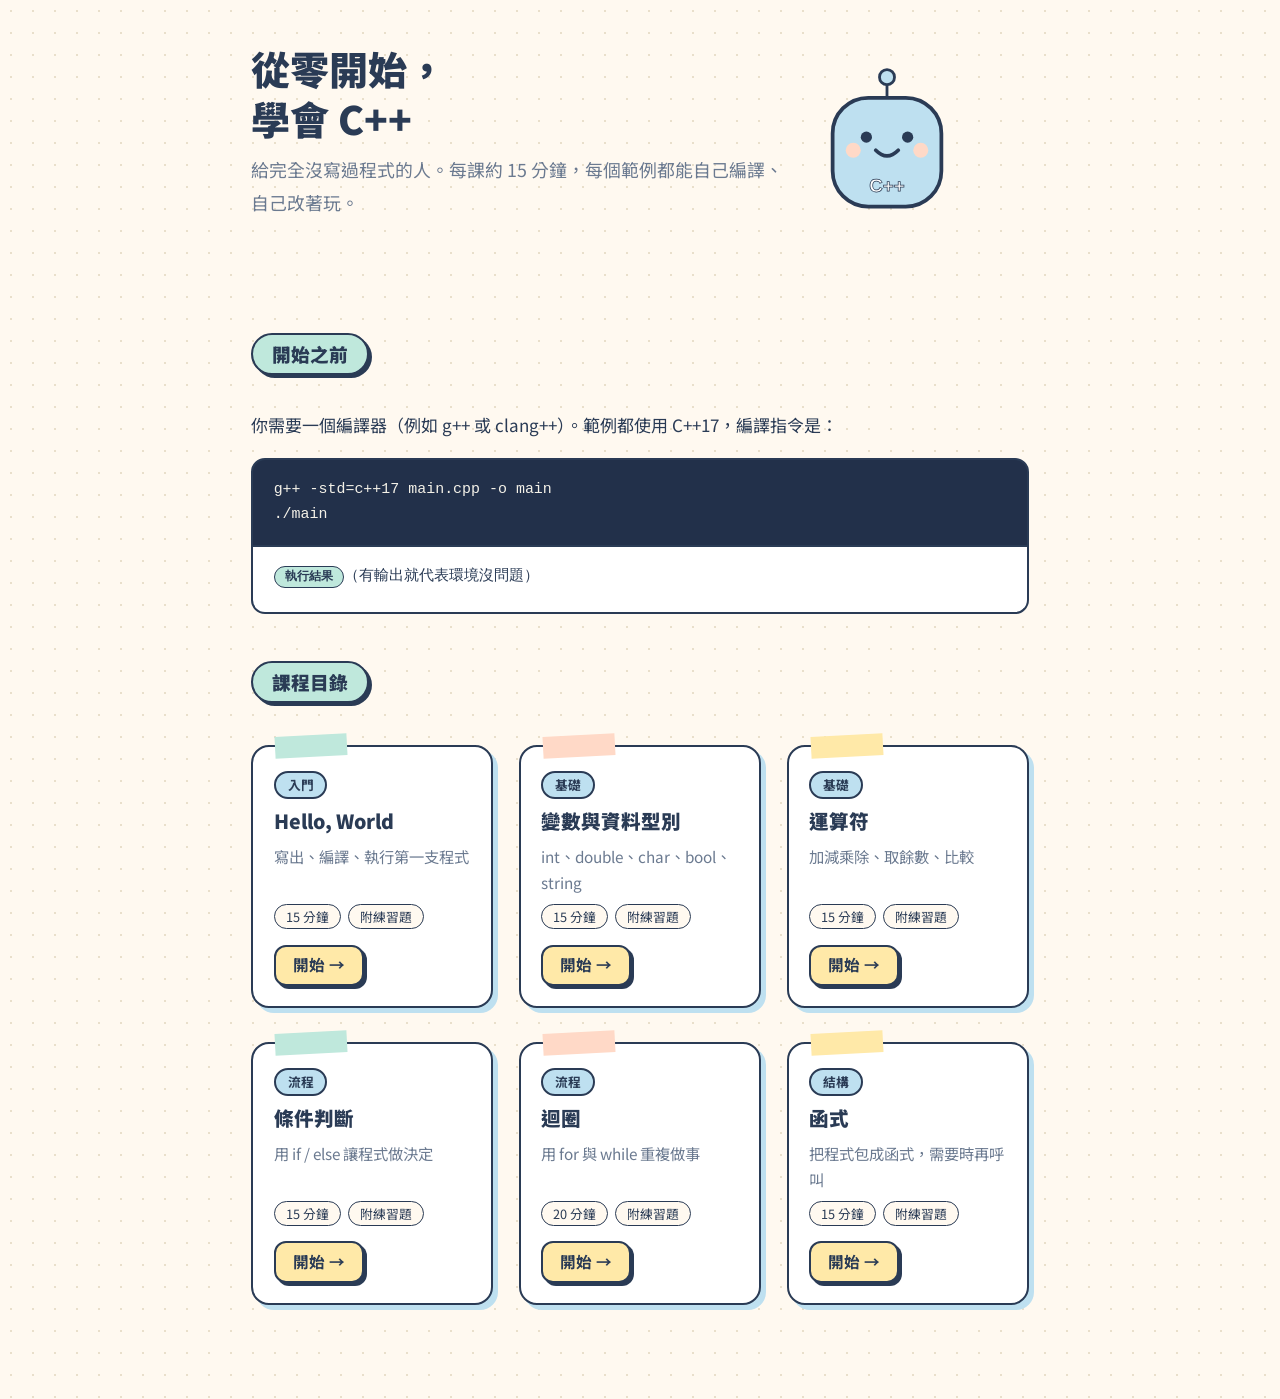
<file: index.html>
<!DOCTYPE html>
<html lang="zh-Hant">
<head>
<meta charset="UTF-8">
<meta name="viewport" content="width=device-width, initial-scale=1">
<title>C++ 入門講義</title>
<link rel="stylesheet" href="assets/css/style.css">
</head>
<body>
<div class="wrap">
  <header class="hero">
    <div>
      <h1>從零開始，<br>學會 C++</h1>
      <p class="goal">給完全沒寫過程式的人。每課約 15 分鐘，每個範例都能自己編譯、自己改著玩。</p>
    </div>
    <svg viewBox="0 0 160 170" role="img" aria-label="C++ 吉祥物"><circle cx="80" cy="14" r="8" fill="#BEE0F0" stroke="#2A3B55" stroke-width="3"/><path d="M80 22v14" stroke="#2A3B55" stroke-width="3"/><rect x="22" y="36" width="116" height="116" rx="38" fill="#BEE0F0" stroke="#2A3B55" stroke-width="4"/><circle cx="58" cy="78" r="6" fill="#2A3B55"/><circle cx="102" cy="78" r="6" fill="#2A3B55"/><circle cx="44" cy="92" r="8" fill="#FFD9C7"/><circle cx="116" cy="92" r="8" fill="#FFD9C7"/><path d="M68 92q12 12 24 0" fill="none" stroke="#2A3B55" stroke-width="4" stroke-linecap="round"/><text x="80" y="136" text-anchor="middle" font-size="20" font-weight="900" fill="#fff" stroke="#2A3B55" stroke-width=".8" font-family="sans-serif">C++</text></svg>
  </header>

  <h2>開始之前</h2>
  <p>你需要一個編譯器（例如 g++ 或 clang++）。範例都使用 C++17，編譯指令是：</p>
  <pre class="code">g++ -std=c++17 main.cpp -o main
./main</pre>
  <pre class="output">（有輸出就代表環境沒問題）</pre>

  <h2>課程目錄</h2>
  <div class="cards">
    <div class="card">
      <span class="tag">入門</span>
      <h3>Hello, World</h3>
      <p>寫出、編譯、執行第一支程式</p>
      <div class="chips"><span>15 分鐘</span><span>附練習題</span></div>
      <a class="btn" href="lessons/01-hello-world.html">開始 →</a>
    </div>
    <div class="card">
      <span class="tag">基礎</span>
      <h3>變數與資料型別</h3>
      <p>int、double、char、bool、string</p>
      <div class="chips"><span>15 分鐘</span><span>附練習題</span></div>
      <a class="btn" href="lessons/02-variables.html">開始 →</a>
    </div>
    <div class="card">
      <span class="tag">基礎</span>
      <h3>運算符</h3>
      <p>加減乘除、取餘數、比較</p>
      <div class="chips"><span>15 分鐘</span><span>附練習題</span></div>
      <a class="btn" href="lessons/03-operators.html">開始 →</a>
    </div>
    <div class="card">
      <span class="tag">流程</span>
      <h3>條件判斷</h3>
      <p>用 if / else 讓程式做決定</p>
      <div class="chips"><span>15 分鐘</span><span>附練習題</span></div>
      <a class="btn" href="lessons/04-conditions.html">開始 →</a>
    </div>
    <div class="card">
      <span class="tag">流程</span>
      <h3>迴圈</h3>
      <p>用 for 與 while 重複做事</p>
      <div class="chips"><span>20 分鐘</span><span>附練習題</span></div>
      <a class="btn" href="lessons/05-loops.html">開始 →</a>
    </div>
        <div class="card">
      <span class="tag">結構</span>
      <h3>函式</h3>
      <p>把程式包成函式，需要時再呼叫</p>
      <div class="chips"><span>15 分鐘</span><span>附練習題</span></div>
      <a class="btn" href="lessons/06-functions.html">開始 →</a>
    </div>
  </div>
</div>
</body>
</html>
</file>
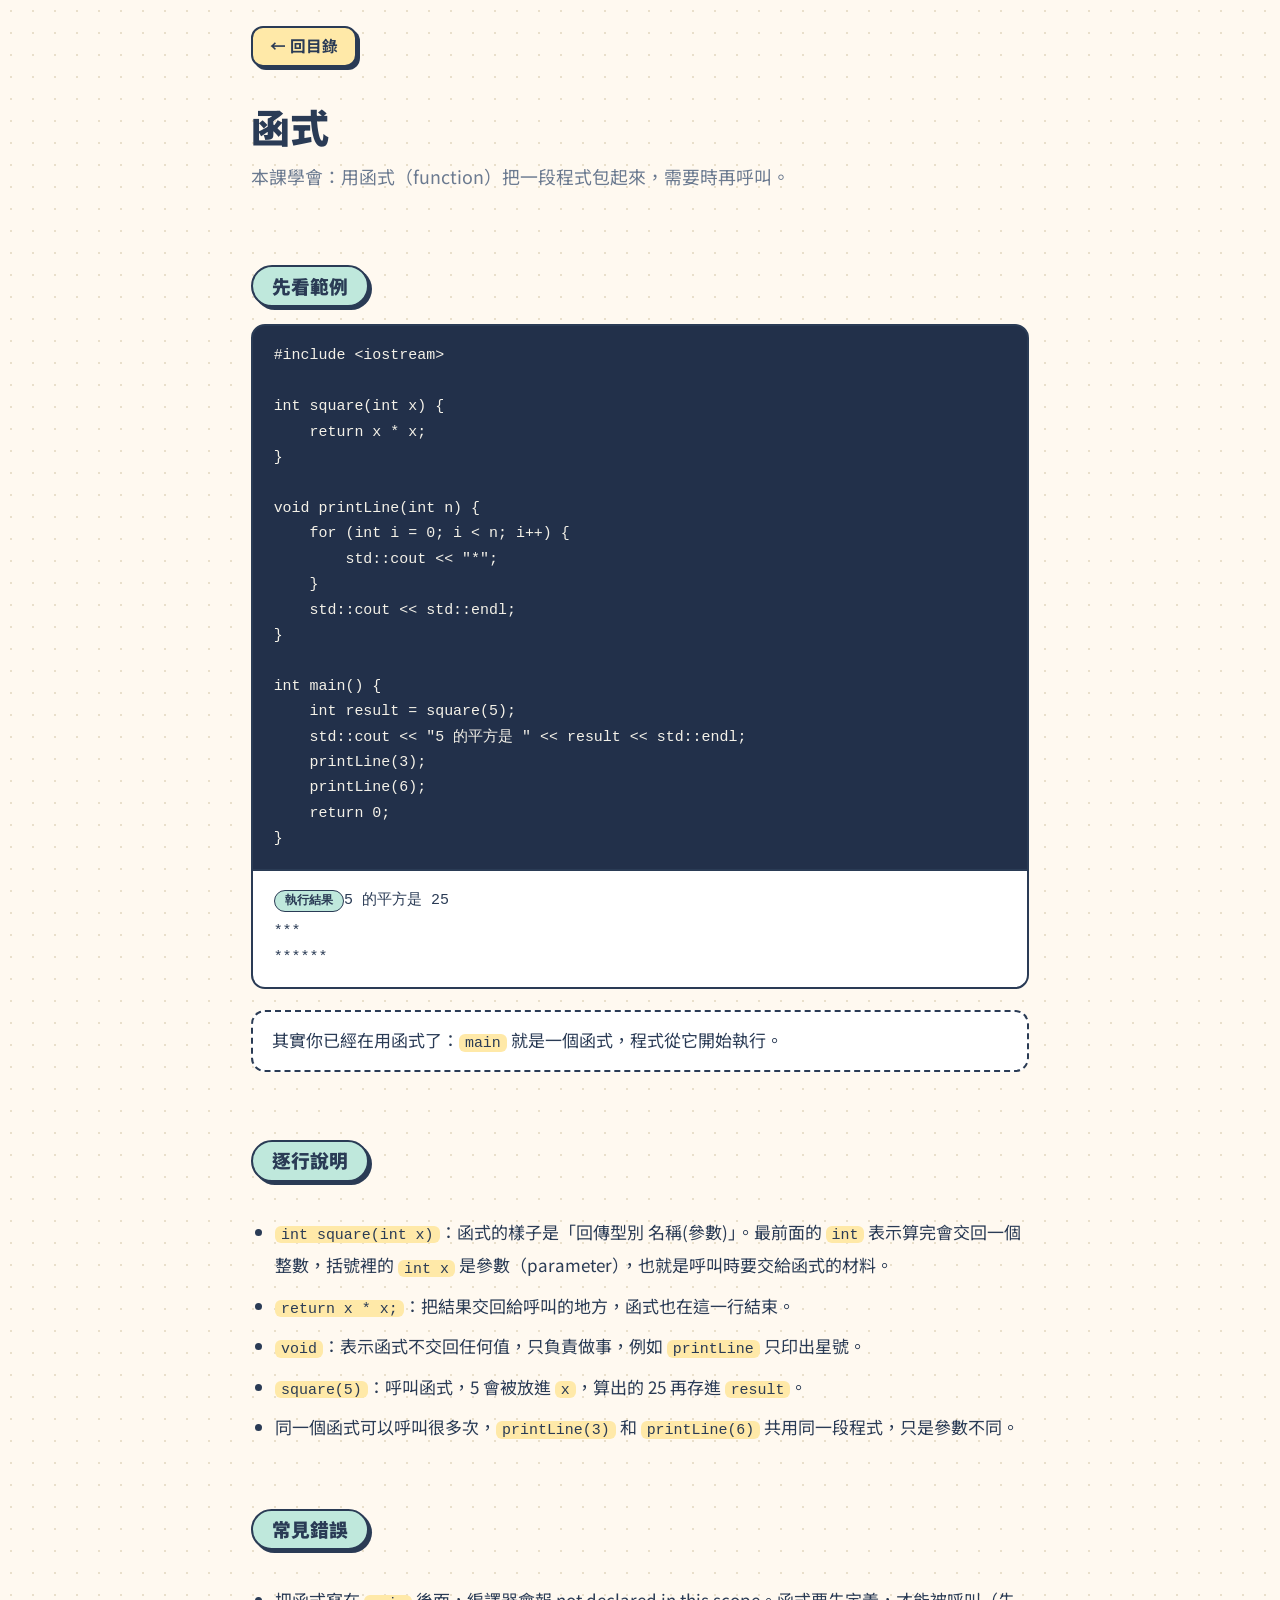
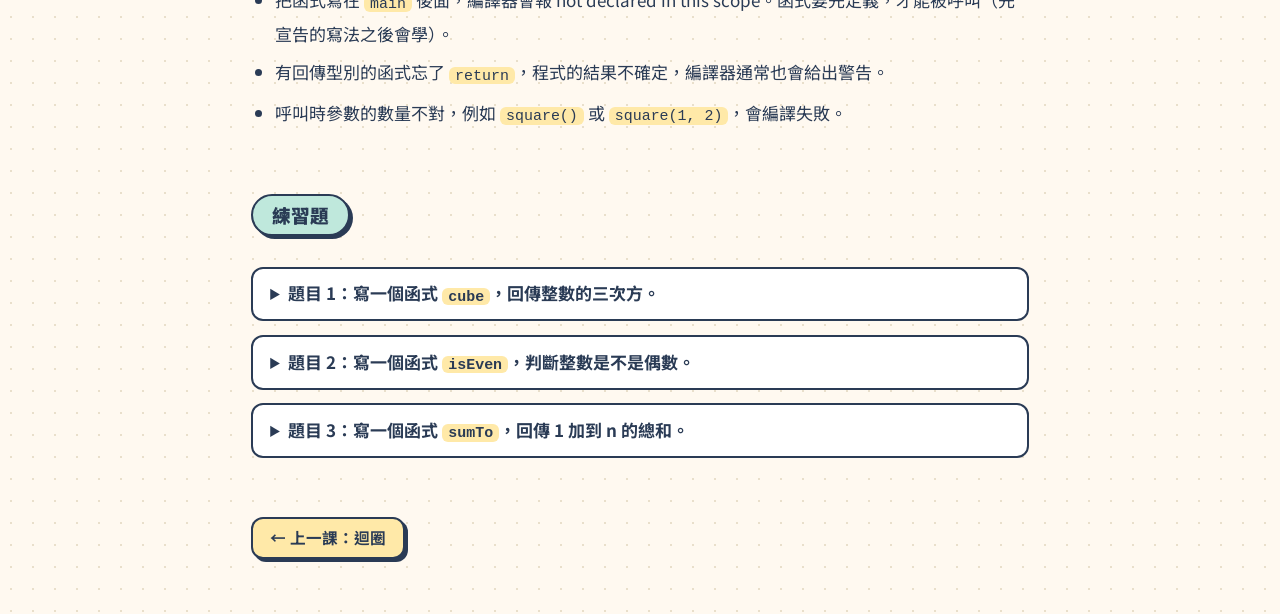
<file: 06-functions.html>
<!DOCTYPE html>
<html lang="zh-Hant">
<head>
<meta charset="UTF-8">
<meta name="viewport" content="width=device-width, initial-scale=1">
<title>函式｜C++ 入門講義</title>
<link rel="stylesheet" href="../assets/css/style.css">
</head>
<body>
<div class="wrap">
  <nav class="topnav"><a href="../index.html">← 回目錄</a></nav>

  <h1>函式</h1>
  <p class="goal">本課學會：用函式（function）把一段程式包起來，需要時再呼叫。</p>

  <h2>先看範例</h2>
  <pre class="code">#include &lt;iostream&gt;

int square(int x) {
    return x * x;
}

void printLine(int n) {
    for (int i = 0; i &lt; n; i++) {
        std::cout &lt;&lt; &quot;*&quot;;
    }
    std::cout &lt;&lt; std::endl;
}

int main() {
    int result = square(5);
    std::cout &lt;&lt; &quot;5 的平方是 &quot; &lt;&lt; result &lt;&lt; std::endl;
    printLine(3);
    printLine(6);
    return 0;
}</pre>
  <pre class="output">5 的平方是 25
***
******</pre>
  <div class="note">其實你已經在用函式了：<code>main</code> 就是一個函式，程式從它開始執行。</div>

  <h2>逐行說明</h2>
  <ul>
    <li><code>int square(int x)</code>：函式的樣子是「回傳型別 名稱(參數)」。最前面的 <code>int</code> 表示算完會交回一個整數，括號裡的 <code>int x</code> 是參數（parameter），也就是呼叫時要交給函式的材料。</li>
    <li><code>return x * x;</code>：把結果交回給呼叫的地方，函式也在這一行結束。</li>
    <li><code>void</code>：表示函式不交回任何值，只負責做事，例如 <code>printLine</code> 只印出星號。</li>
    <li><code>square(5)</code>：呼叫函式，5 會被放進 <code>x</code>，算出的 25 再存進 <code>result</code>。</li>
    <li>同一個函式可以呼叫很多次，<code>printLine(3)</code> 和 <code>printLine(6)</code> 共用同一段程式，只是參數不同。</li>
  </ul>

  <h2>常見錯誤</h2>
  <ul>
    <li>把函式寫在 <code>main</code> 後面，編譯器會報 not declared in this scope。函式要先定義，才能被呼叫（先宣告的寫法之後會學）。</li>
    <li>有回傳型別的函式忘了 <code>return</code>，程式的結果不確定，編譯器通常也會給出警告。</li>
    <li>呼叫時參數的數量不對，例如 <code>square()</code> 或 <code>square(1, 2)</code>，會編譯失敗。</li>
  </ul>

  <h2>練習題</h2>
  <details><summary>題目 1：寫一個函式 <code>cube</code>，回傳整數的三次方。</summary><p><code>int cube(int x) { return x * x * x; }</code>，呼叫 <code>cube(3)</code> 得到 27。</p></details>
  <details><summary>題目 2：寫一個函式 <code>isEven</code>，判斷整數是不是偶數。</summary><p><code>bool isEven(int n) { return n % 2 == 0; }</code>。<code>bool</code> 函式回傳 true 或 false，印出時顯示 1 或 0。</p></details>
  <details><summary>題目 3：寫一個函式 <code>sumTo</code>，回傳 1 加到 n 的總和。</summary><p>在函式裡仿照上一課的迴圈：<code>int sum = 0; for (int i = 1; i &lt;= n; i++) { sum += i; } return sum;</code>。<code>sumTo(10)</code> 得到 55。</p></details>

  <div class="pager">
    <a href="05-loops.html">← 上一課：迴圈</a>
    <span></span>
  </div>
</div>
</body>
</html>
</file>
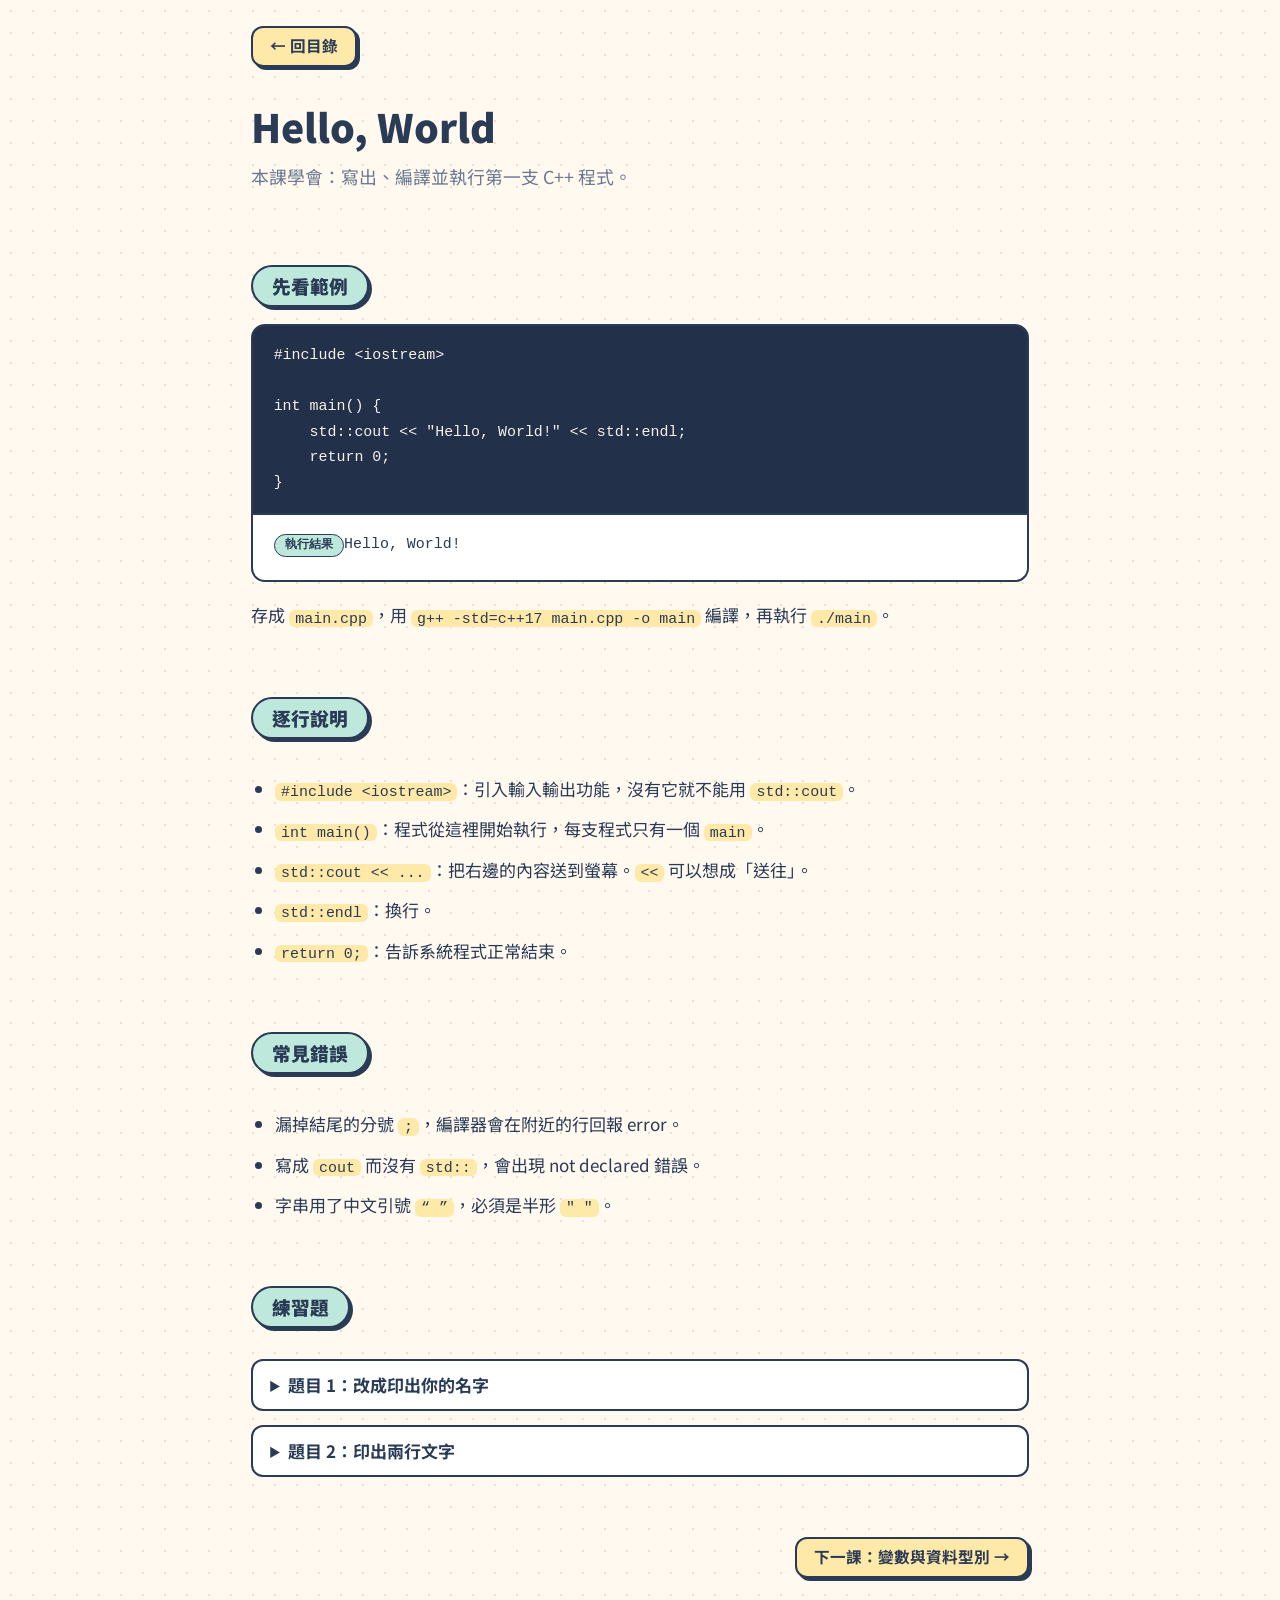
<file: lessons/01-hello-world.html>
<!DOCTYPE html>
<html lang="zh-Hant">
<head>
<meta charset="UTF-8">
<meta name="viewport" content="width=device-width, initial-scale=1">
<title>Hello, World｜C++ 入門講義</title>
<link rel="stylesheet" href="../assets/css/style.css">
</head>
<body>
<div class="wrap">
  <nav class="topnav"><a href="../index.html">← 回目錄</a></nav>

  <h1>Hello, World</h1>
  <p class="goal">本課學會：寫出、編譯並執行第一支 C++ 程式。</p>

  <h2>先看範例</h2>
  <pre class="code">#include &lt;iostream&gt;

int main() {
    std::cout &lt;&lt; "Hello, World!" &lt;&lt; std::endl;
    return 0;
}</pre>
  <pre class="output">Hello, World!</pre>
  <p>存成 <code>main.cpp</code>，用 <code>g++ -std=c++17 main.cpp -o main</code> 編譯，再執行 <code>./main</code>。</p>

  <h2>逐行說明</h2>
  <ul>
    <li><code>#include &lt;iostream&gt;</code>：引入輸入輸出功能，沒有它就不能用 <code>std::cout</code>。</li>
    <li><code>int main()</code>：程式從這裡開始執行，每支程式只有一個 <code>main</code>。</li>
    <li><code>std::cout &lt;&lt; ...</code>：把右邊的內容送到螢幕。<code>&lt;&lt;</code> 可以想成「送往」。</li>
    <li><code>std::endl</code>：換行。</li>
    <li><code>return 0;</code>：告訴系統程式正常結束。</li>
  </ul>

  <h2>常見錯誤</h2>
  <ul>
    <li>漏掉結尾的分號 <code>;</code>，編譯器會在附近的行回報 error。</li>
    <li>寫成 <code>cout</code> 而沒有 <code>std::</code>，會出現 not declared 錯誤。</li>
    <li>字串用了中文引號 <code>“ ”</code>，必須是半形 <code>" "</code>。</li>
  </ul>

  <h2>練習題</h2>
  <details><summary>題目 1：改成印出你的名字</summary><p>把 <code>"Hello, World!"</code> 換成 <code>"我是小明"</code> 即可。</p></details>
  <details><summary>題目 2：印出兩行文字</summary><p>連續寫兩個 <code>std::cout</code> 敘述，各自以 <code>std::endl</code> 結尾。</p></details>

  <div class="pager">
    <span></span>
    <a href="02-variables.html">下一課：變數與資料型別 →</a>
  </div>
</div>
</body>
</html>
</file>
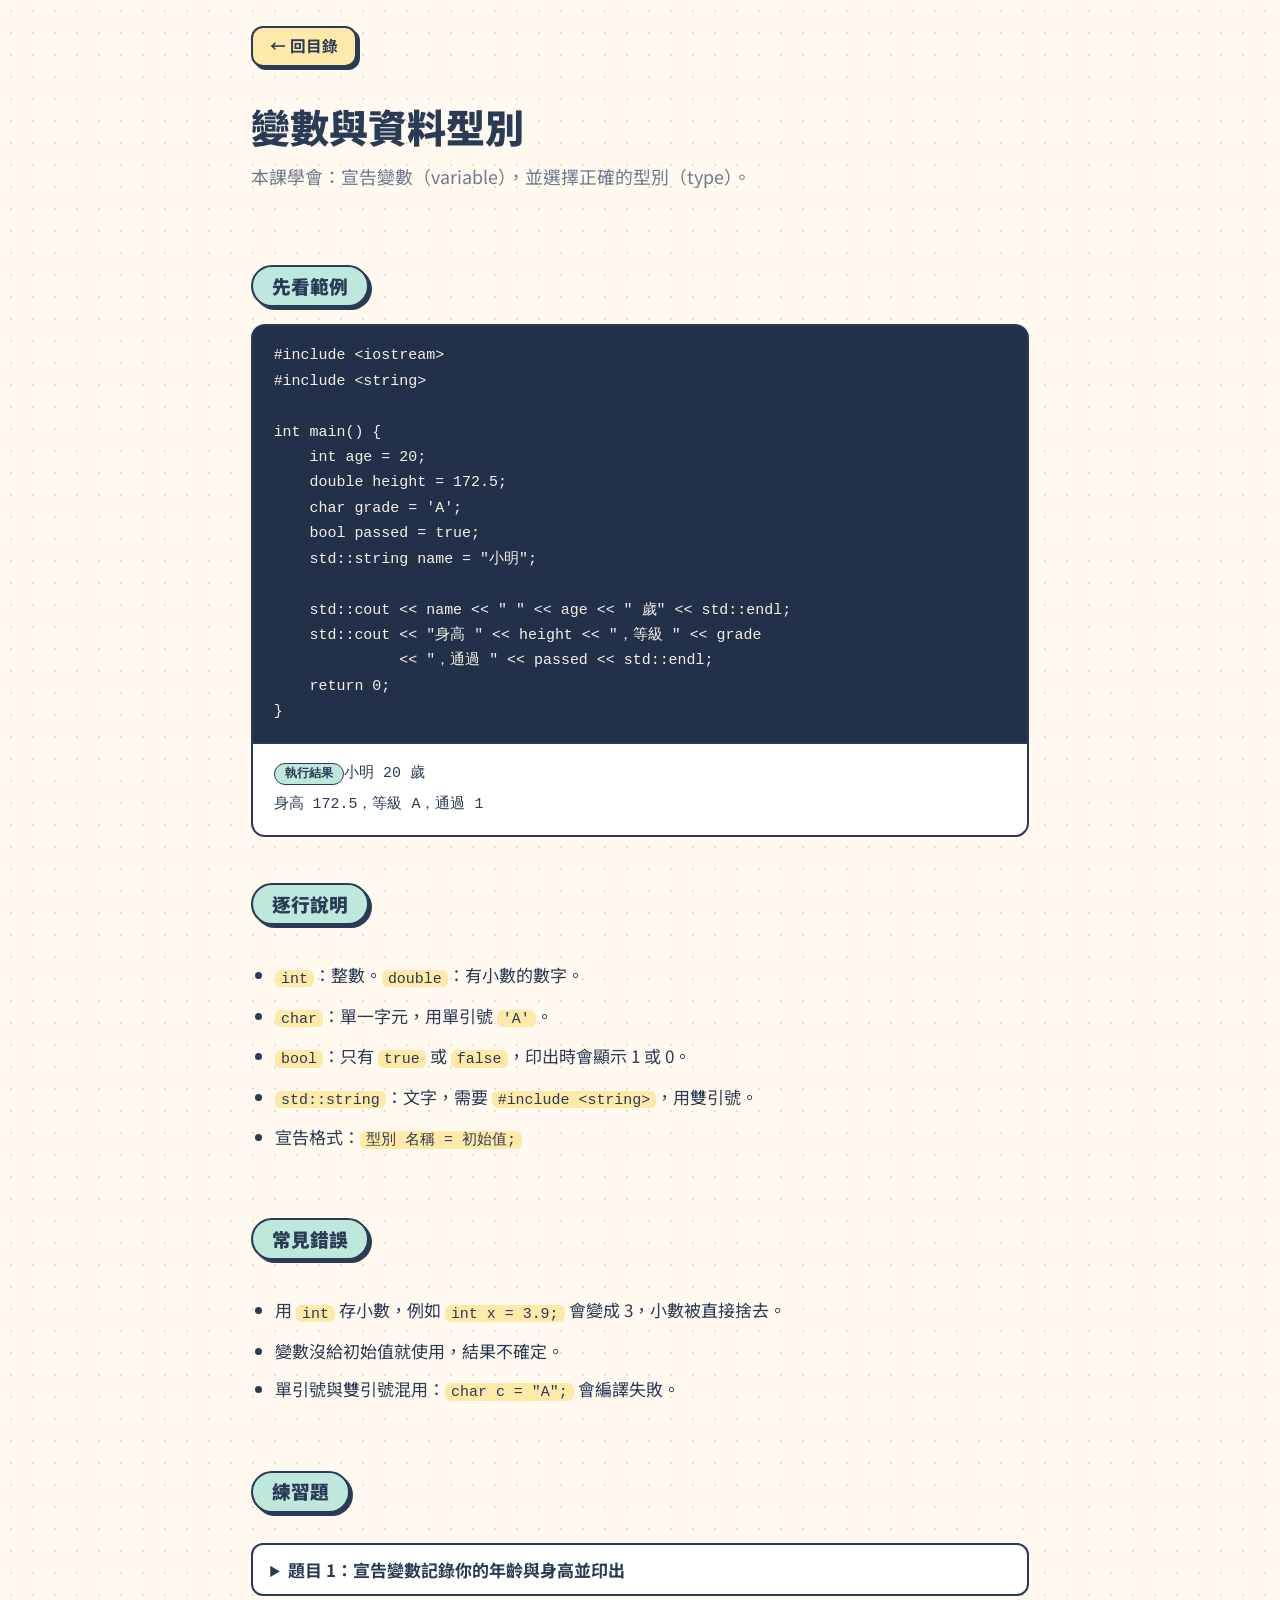
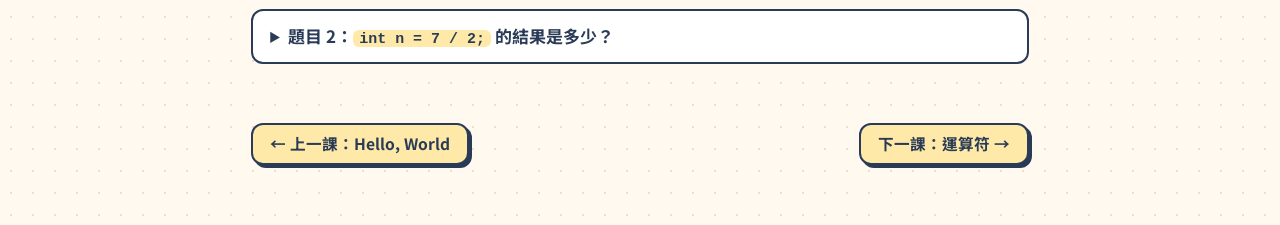
<file: lessons/02-variables.html>
<!DOCTYPE html>
<html lang="zh-Hant">
<head>
<meta charset="UTF-8">
<meta name="viewport" content="width=device-width, initial-scale=1">
<title>變數與資料型別｜C++ 入門講義</title>
<link rel="stylesheet" href="../assets/css/style.css">
</head>
<body>
<div class="wrap">
  <nav class="topnav"><a href="../index.html">← 回目錄</a></nav>

  <h1>變數與資料型別</h1>
  <p class="goal">本課學會：宣告變數（variable），並選擇正確的型別（type）。</p>

  <h2>先看範例</h2>
  <pre class="code">#include &lt;iostream&gt;
#include &lt;string&gt;

int main() {
    int age = 20;
    double height = 172.5;
    char grade = 'A';
    bool passed = true;
    std::string name = "小明";

    std::cout &lt;&lt; name &lt;&lt; " " &lt;&lt; age &lt;&lt; " 歲" &lt;&lt; std::endl;
    std::cout &lt;&lt; "身高 " &lt;&lt; height &lt;&lt; "，等級 " &lt;&lt; grade
              &lt;&lt; "，通過 " &lt;&lt; passed &lt;&lt; std::endl;
    return 0;
}</pre>
  <pre class="output">小明 20 歲
身高 172.5，等級 A，通過 1</pre>

  <h2>逐行說明</h2>
  <ul>
    <li><code>int</code>：整數。<code>double</code>：有小數的數字。</li>
    <li><code>char</code>：單一字元，用單引號 <code>'A'</code>。</li>
    <li><code>bool</code>：只有 <code>true</code> 或 <code>false</code>，印出時會顯示 1 或 0。</li>
    <li><code>std::string</code>：文字，需要 <code>#include &lt;string&gt;</code>，用雙引號。</li>
    <li>宣告格式：<code>型別 名稱 = 初始值;</code></li>
  </ul>

  <h2>常見錯誤</h2>
  <ul>
    <li>用 <code>int</code> 存小數，例如 <code>int x = 3.9;</code> 會變成 3，小數被直接捨去。</li>
    <li>變數沒給初始值就使用，結果不確定。</li>
    <li>單引號與雙引號混用：<code>char c = "A";</code> 會編譯失敗。</li>
  </ul>

  <h2>練習題</h2>
  <details><summary>題目 1：宣告變數記錄你的年齡與身高並印出</summary><p>年齡用 <code>int</code>，身高用 <code>double</code>，再用 <code>std::cout</code> 印出。</p></details>
  <details><summary>題目 2：<code>int n = 7 / 2;</code> 的結果是多少？</summary><p>3。整數除整數，小數會被捨去。（運算符會在下一個單元教）</p></details>

  <div class="pager">
    <a href="01-hello-world.html">← 上一課：Hello, World</a>
    <a href="03-operators.html">下一課：運算符 →</a>
  </div>
</div>
</body>
</html>
</file>
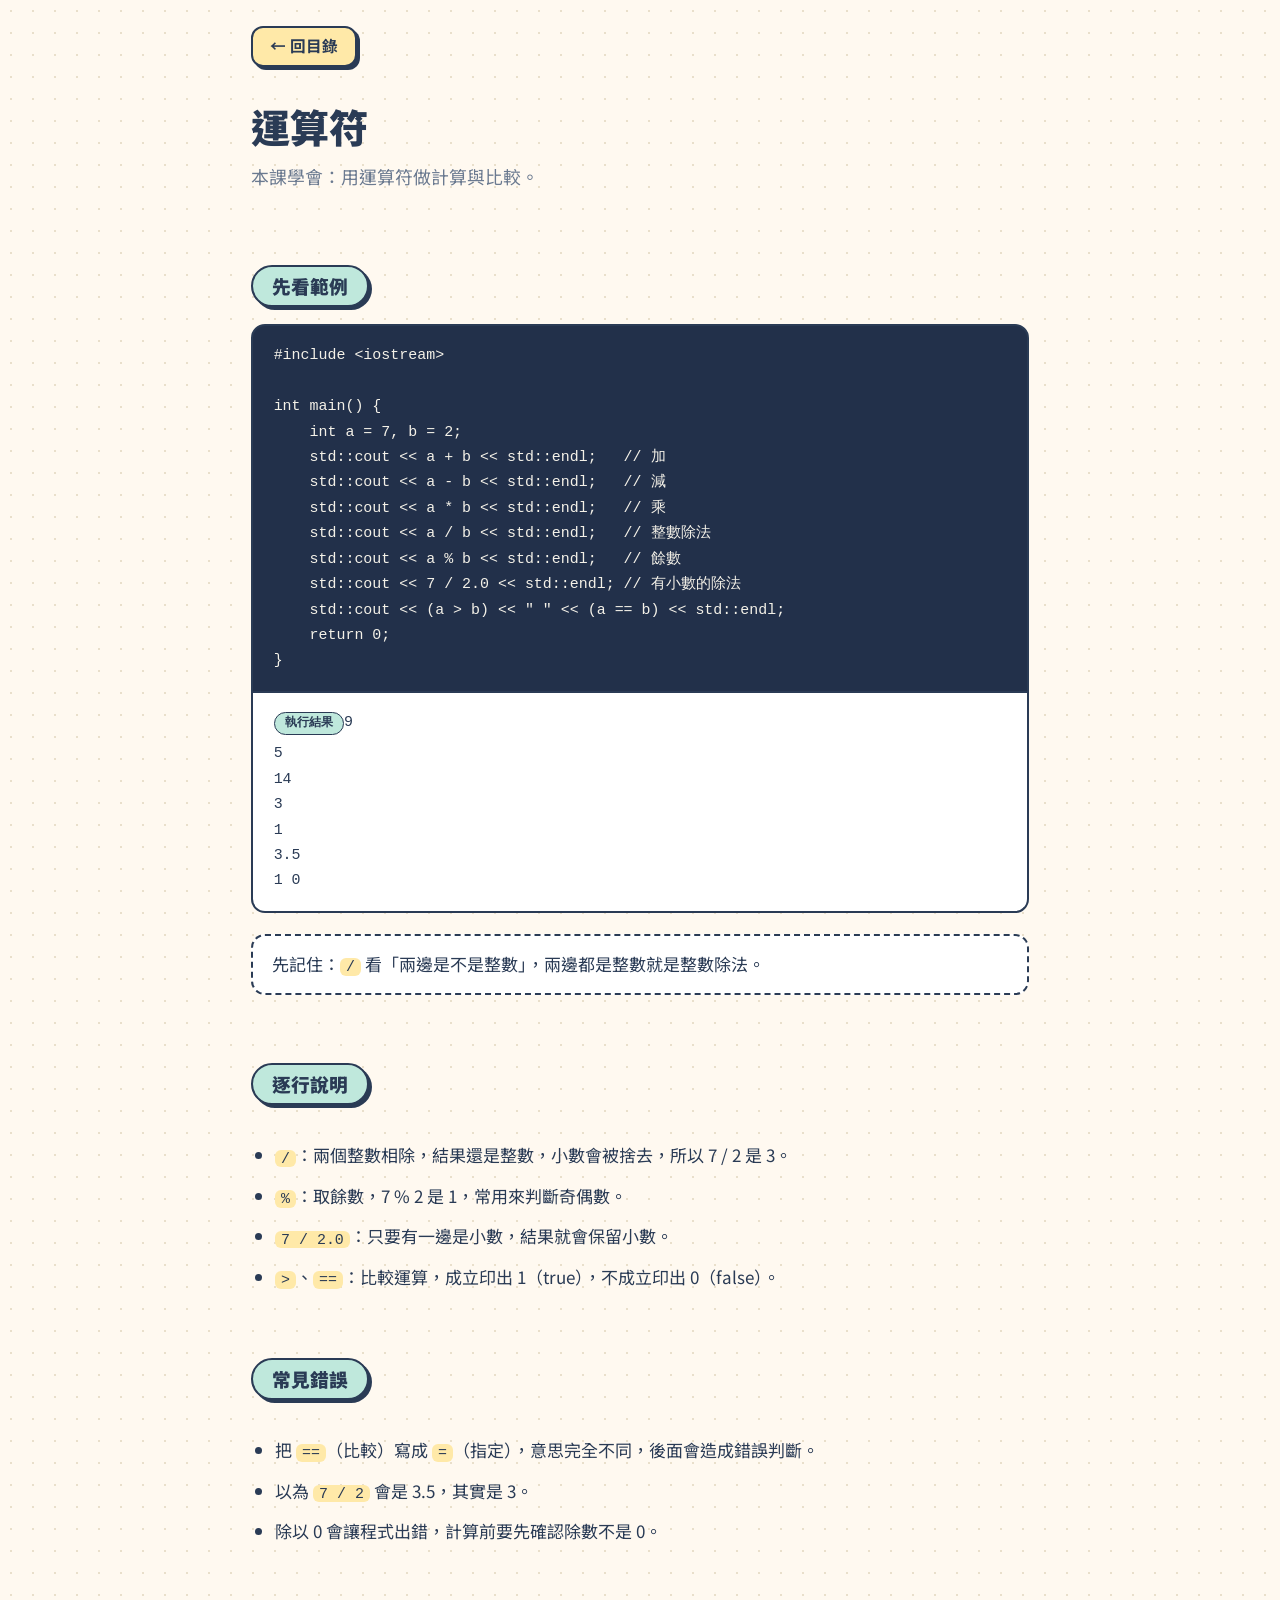
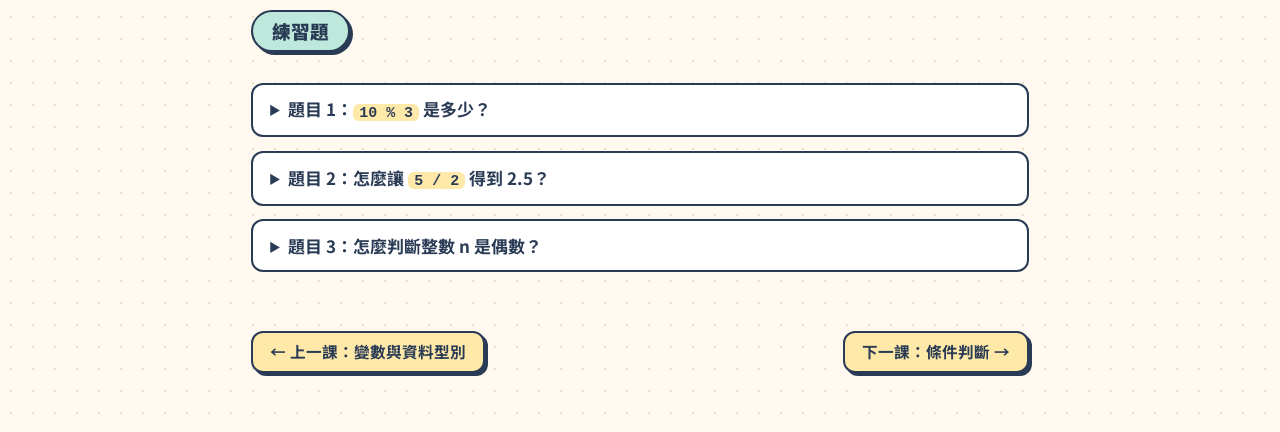
<file: lessons/03-operators.html>
<!DOCTYPE html>
<html lang="zh-Hant">
<head>
<meta charset="UTF-8">
<meta name="viewport" content="width=device-width, initial-scale=1">
<title>運算符｜C++ 入門講義</title>
<link rel="stylesheet" href="../assets/css/style.css">
</head>
<body>
<div class="wrap">
  <nav class="topnav"><a href="../index.html">← 回目錄</a></nav>

  <h1>運算符</h1>
  <p class="goal">本課學會：用運算符做計算與比較。</p>

  <h2>先看範例</h2>
  <pre class="code">#include &lt;iostream&gt;

int main() {
    int a = 7, b = 2;
    std::cout &lt;&lt; a + b &lt;&lt; std::endl;   // 加
    std::cout &lt;&lt; a - b &lt;&lt; std::endl;   // 減
    std::cout &lt;&lt; a * b &lt;&lt; std::endl;   // 乘
    std::cout &lt;&lt; a / b &lt;&lt; std::endl;   // 整數除法
    std::cout &lt;&lt; a % b &lt;&lt; std::endl;   // 餘數
    std::cout &lt;&lt; 7 / 2.0 &lt;&lt; std::endl; // 有小數的除法
    std::cout &lt;&lt; (a &gt; b) &lt;&lt; &quot; &quot; &lt;&lt; (a == b) &lt;&lt; std::endl;
    return 0;
}</pre>
  <pre class="output">9
5
14
3
1
3.5
1 0</pre>
  <div class="note">先記住：<code>/</code> 看「兩邊是不是整數」，兩邊都是整數就是整數除法。</div>

  <h2>逐行說明</h2>
  <ul>
    <li><code>/</code>：兩個整數相除，結果還是整數，小數會被捨去，所以 7 / 2 是 3。</li>
    <li><code>%</code>：取餘數，7 % 2 是 1，常用來判斷奇偶數。</li>
    <li><code>7 / 2.0</code>：只要有一邊是小數，結果就會保留小數。</li>
    <li><code>&gt;</code>、<code>==</code>：比較運算，成立印出 1（true），不成立印出 0（false）。</li>
  </ul>

  <h2>常見錯誤</h2>
  <ul>
    <li>把 <code>==</code>（比較）寫成 <code>=</code>（指定），意思完全不同，後面會造成錯誤判斷。</li>
    <li>以為 <code>7 / 2</code> 會是 3.5，其實是 3。</li>
    <li>除以 0 會讓程式出錯，計算前要先確認除數不是 0。</li>
  </ul>

  <h2>練習題</h2>
  <details><summary>題目 1：<code>10 % 3</code> 是多少？</summary><p>1。10 除以 3 商 3 餘 1。</p></details>
  <details><summary>題目 2：怎麼讓 <code>5 / 2</code> 得到 2.5？</summary><p>改成 <code>5 / 2.0</code> 或 <code>5.0 / 2</code>。</p></details>
  <details><summary>題目 3：怎麼判斷整數 n 是偶數？</summary><p><code>n % 2 == 0</code> 成立就是偶數。</p></details>

  <div class="pager">
    <a href="02-variables.html">← 上一課：變數與資料型別</a>
    <a href="04-conditions.html">下一課：條件判斷 →</a>
  </div>
</div>
</body>
</html>
</file>
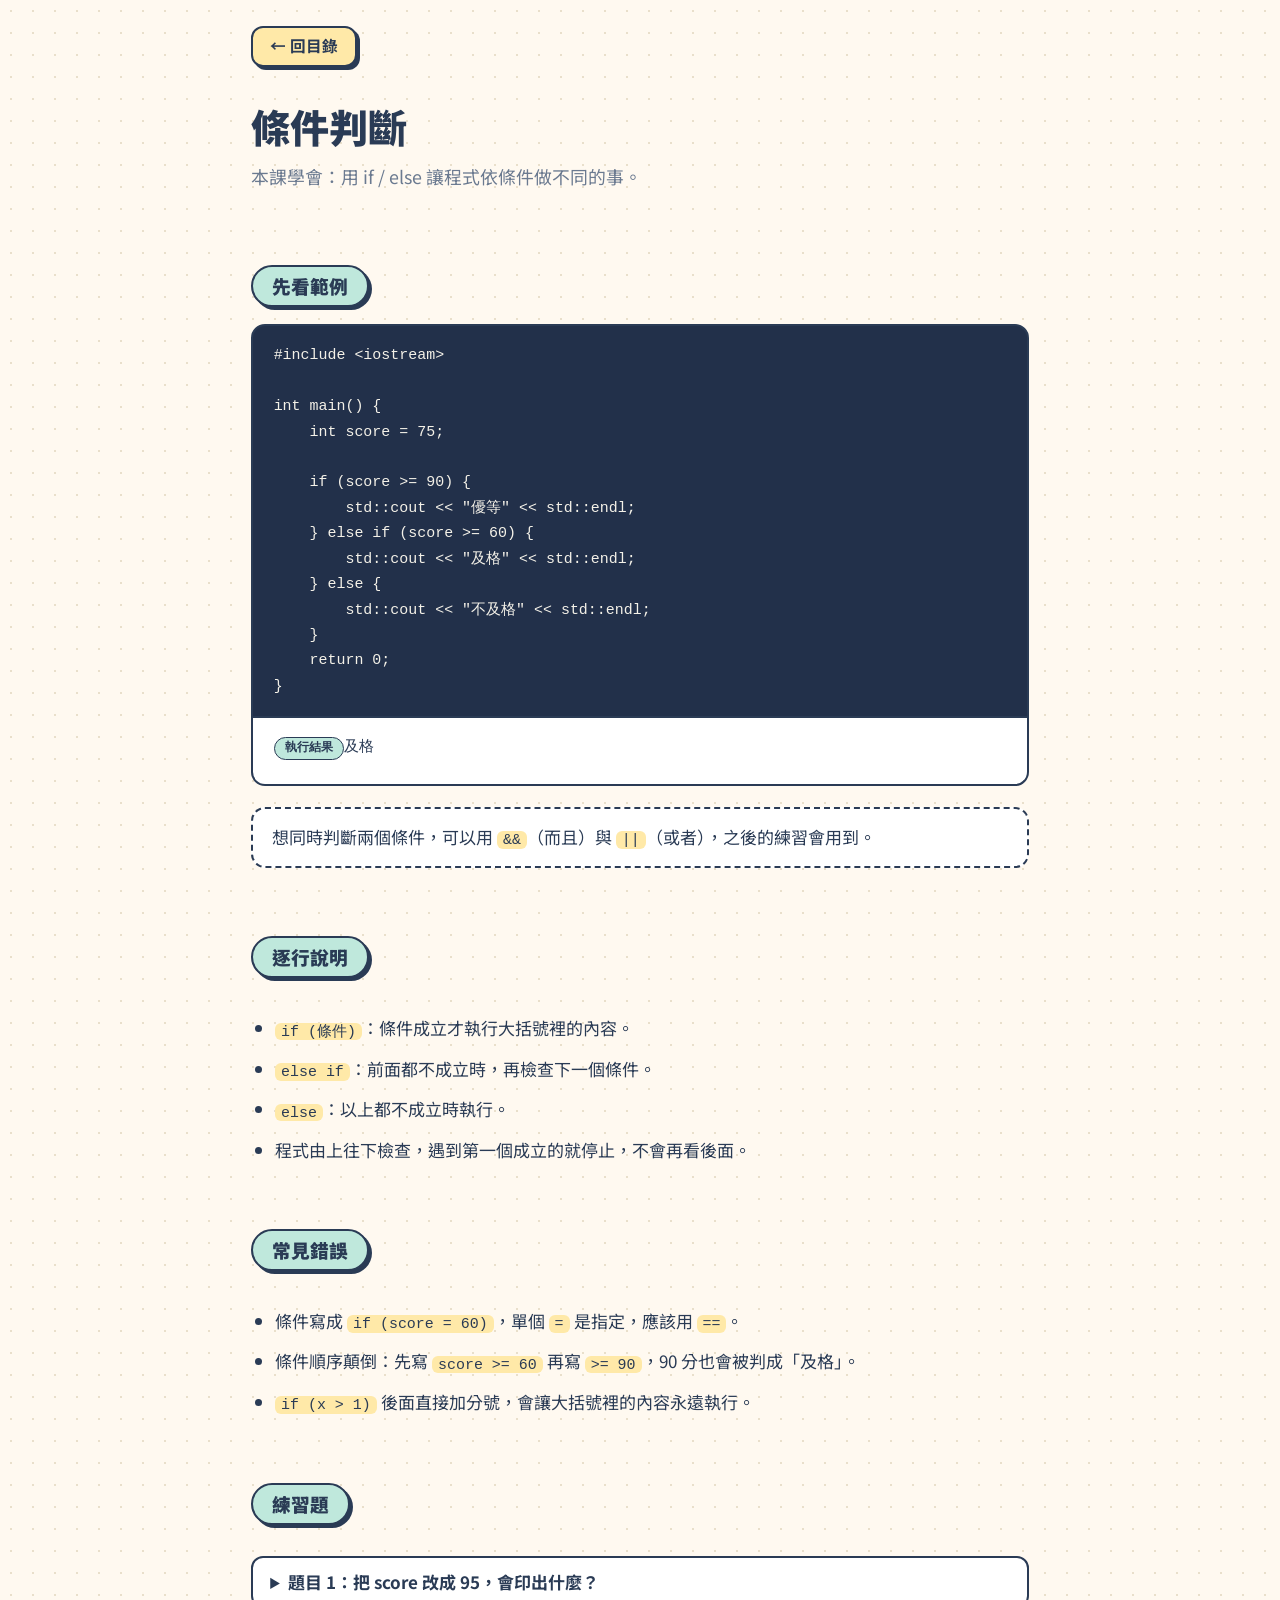
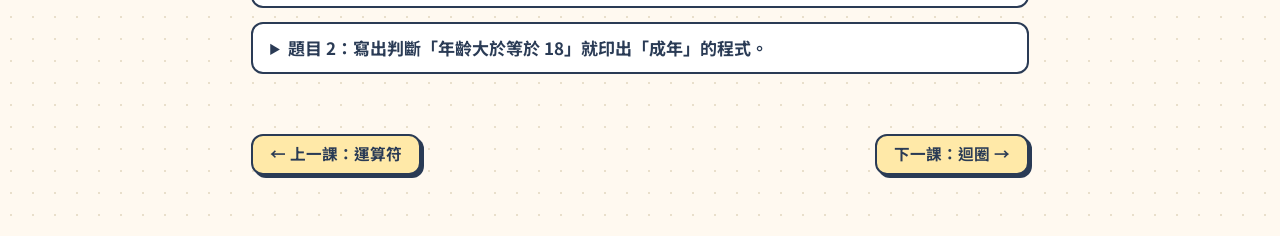
<file: lessons/04-conditions.html>
<!DOCTYPE html>
<html lang="zh-Hant">
<head>
<meta charset="UTF-8">
<meta name="viewport" content="width=device-width, initial-scale=1">
<title>條件判斷｜C++ 入門講義</title>
<link rel="stylesheet" href="../assets/css/style.css">
</head>
<body>
<div class="wrap">
  <nav class="topnav"><a href="../index.html">← 回目錄</a></nav>

  <h1>條件判斷</h1>
  <p class="goal">本課學會：用 if / else 讓程式依條件做不同的事。</p>

  <h2>先看範例</h2>
  <pre class="code">#include &lt;iostream&gt;

int main() {
    int score = 75;

    if (score &gt;= 90) {
        std::cout &lt;&lt; &quot;優等&quot; &lt;&lt; std::endl;
    } else if (score &gt;= 60) {
        std::cout &lt;&lt; &quot;及格&quot; &lt;&lt; std::endl;
    } else {
        std::cout &lt;&lt; &quot;不及格&quot; &lt;&lt; std::endl;
    }
    return 0;
}</pre>
  <pre class="output">及格</pre>
  <div class="note">想同時判斷兩個條件，可以用 <code>&amp;&amp;</code>（而且）與 <code>||</code>（或者），之後的練習會用到。</div>

  <h2>逐行說明</h2>
  <ul>
    <li><code>if (條件)</code>：條件成立才執行大括號裡的內容。</li>
    <li><code>else if</code>：前面都不成立時，再檢查下一個條件。</li>
    <li><code>else</code>：以上都不成立時執行。</li>
    <li>程式由上往下檢查，遇到第一個成立的就停止，不會再看後面。</li>
  </ul>

  <h2>常見錯誤</h2>
  <ul>
    <li>條件寫成 <code>if (score = 60)</code>，單個 <code>=</code> 是指定，應該用 <code>==</code>。</li>
    <li>條件順序顛倒：先寫 <code>score &gt;= 60</code> 再寫 <code>&gt;= 90</code>，90 分也會被判成「及格」。</li>
    <li><code>if (x &gt; 1)</code> 後面直接加分號，會讓大括號裡的內容永遠執行。</li>
  </ul>

  <h2>練習題</h2>
  <details><summary>題目 1：把 score 改成 95，會印出什麼？</summary><p>優等。</p></details>
  <details><summary>題目 2：寫出判斷「年齡大於等於 18」就印出「成年」的程式。</summary><p><code>if (age &gt;= 18) { std::cout &lt;&lt; "成年"; }</code></p></details>

  <div class="pager">
    <a href="03-operators.html">← 上一課：運算符</a>
    <a href="05-loops.html">下一課：迴圈 →</a>
  </div>
</div>
</body>
</html>
</file>
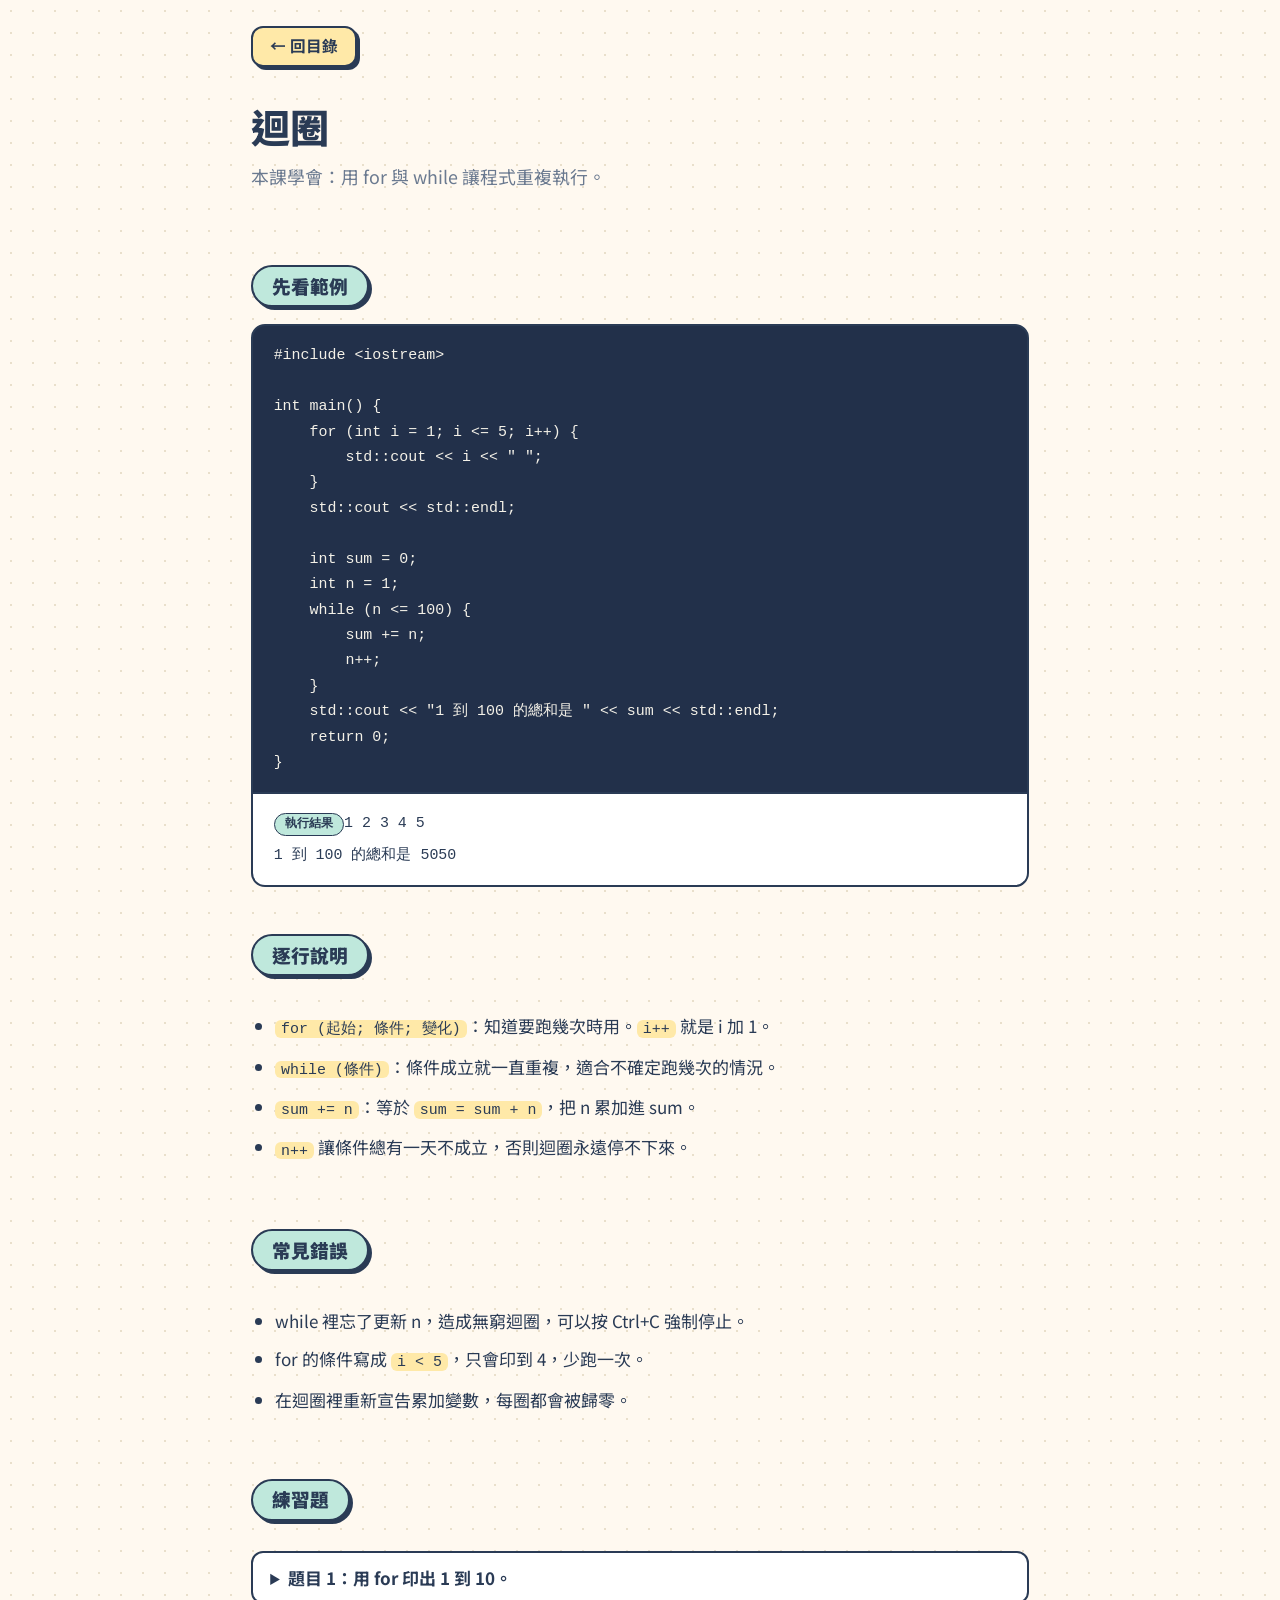
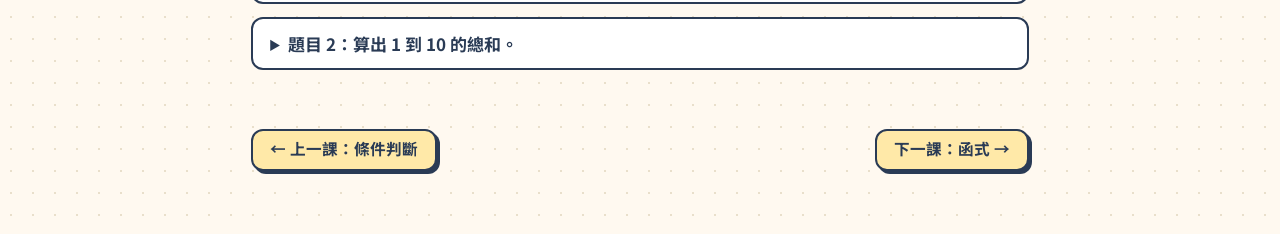
<file: lessons/05-loops.html>
<!DOCTYPE html>
<html lang="zh-Hant">
<head>
<meta charset="UTF-8">
<meta name="viewport" content="width=device-width, initial-scale=1">
<title>迴圈｜C++ 入門講義</title>
<link rel="stylesheet" href="../assets/css/style.css">
</head>
<body>
<div class="wrap">
  <nav class="topnav"><a href="../index.html">← 回目錄</a></nav>

  <h1>迴圈</h1>
  <p class="goal">本課學會：用 for 與 while 讓程式重複執行。</p>

  <h2>先看範例</h2>
  <pre class="code">#include &lt;iostream&gt;

int main() {
    for (int i = 1; i &lt;= 5; i++) {
        std::cout &lt;&lt; i &lt;&lt; &quot; &quot;;
    }
    std::cout &lt;&lt; std::endl;

    int sum = 0;
    int n = 1;
    while (n &lt;= 100) {
        sum += n;
        n++;
    }
    std::cout &lt;&lt; &quot;1 到 100 的總和是 &quot; &lt;&lt; sum &lt;&lt; std::endl;
    return 0;
}</pre>
  <pre class="output">1 2 3 4 5 
1 到 100 的總和是 5050</pre>

  <h2>逐行說明</h2>
  <ul>
    <li><code>for (起始; 條件; 變化)</code>：知道要跑幾次時用。<code>i++</code> 就是 i 加 1。</li>
    <li><code>while (條件)</code>：條件成立就一直重複，適合不確定跑幾次的情況。</li>
    <li><code>sum += n</code>：等於 <code>sum = sum + n</code>，把 n 累加進 sum。</li>
    <li><code>n++</code> 讓條件總有一天不成立，否則迴圈永遠停不下來。</li>
  </ul>

  <h2>常見錯誤</h2>
  <ul>
    <li>while 裡忘了更新 n，造成無窮迴圈，可以按 Ctrl+C 強制停止。</li>
    <li>for 的條件寫成 <code>i &lt; 5</code>，只會印到 4，少跑一次。</li>
    <li>在迴圈裡重新宣告累加變數，每圈都會被歸零。</li>
  </ul>

  <h2>練習題</h2>
  <details><summary>題目 1：用 for 印出 1 到 10。</summary><p><code>for (int i = 1; i &lt;= 10; i++) std::cout &lt;&lt; i &lt;&lt; " ";</code></p></details>
  <details><summary>題目 2：算出 1 到 10 的總和。</summary><p>仿照範例的 while，把條件改成 <code>n &lt;= 10</code>，答案是 55。</p></details>

  <div class="pager">
    <a href="04-conditions.html">← 上一課：條件判斷</a>
    <a href="06-functions.html">下一課：函式 →</a>
  </div>
</div>
</body>
</html>
</file>
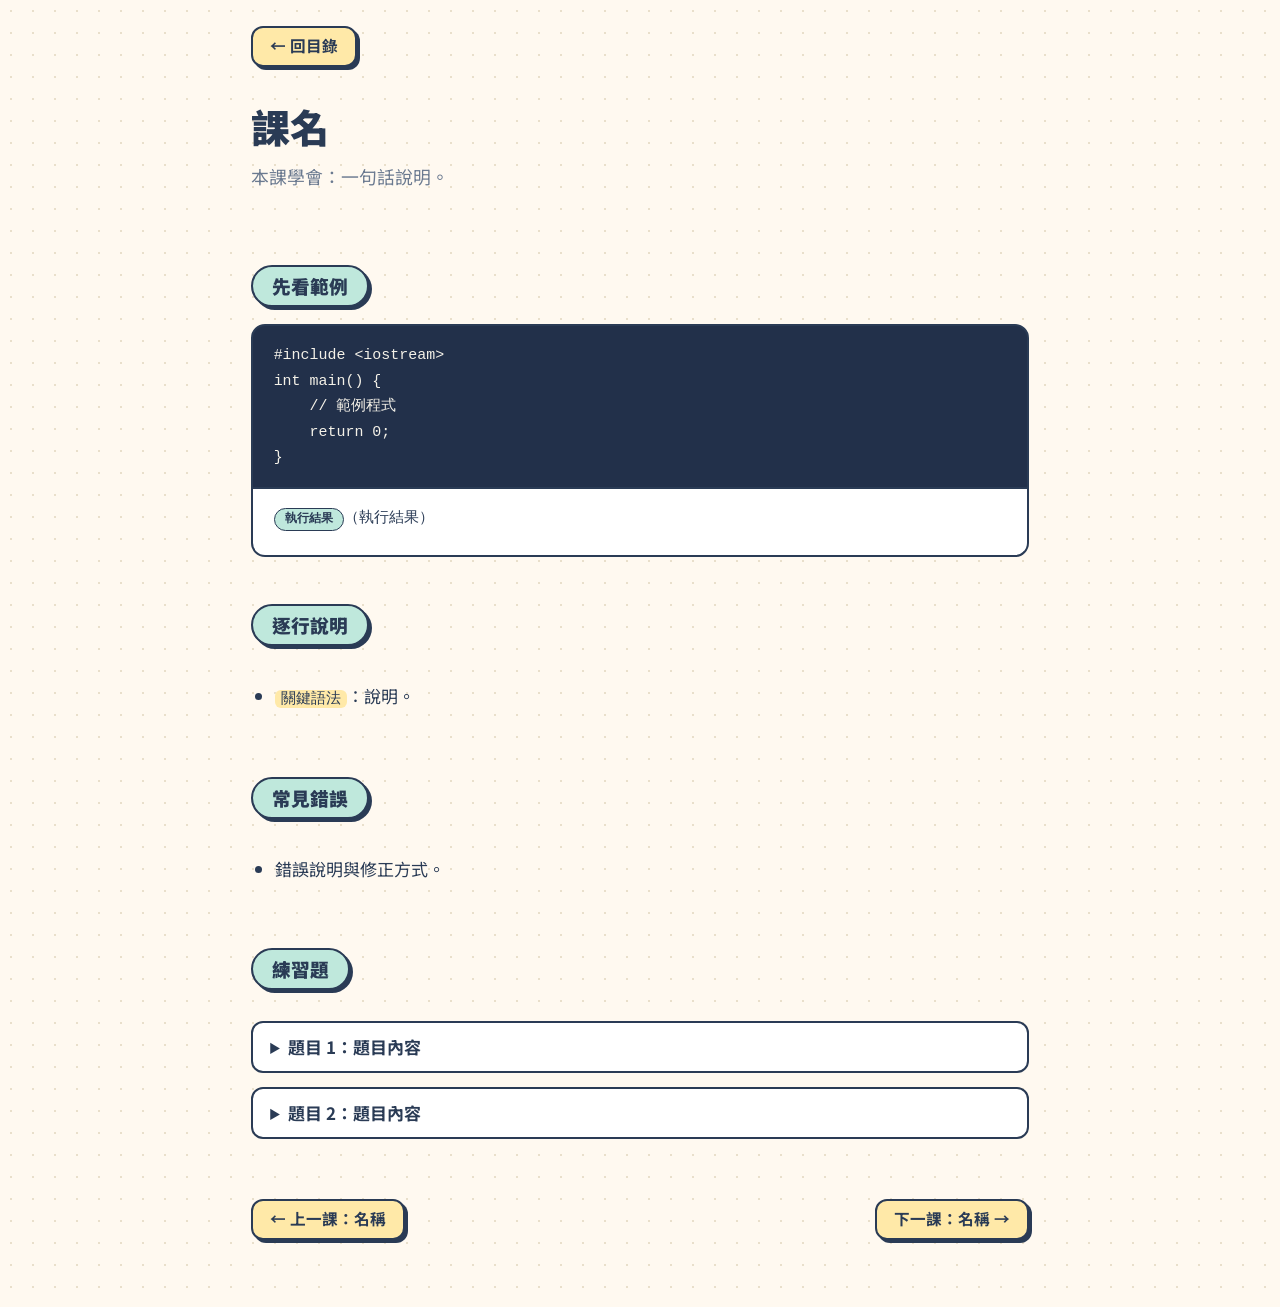
<file: templates/lesson-template.html>
<!DOCTYPE html>
<html lang="zh-Hant">
<head>
<meta charset="UTF-8">
<meta name="viewport" content="width=device-width, initial-scale=1">
<title>課名｜C++ 入門講義</title>
<link rel="stylesheet" href="../assets/css/style.css">
</head>
<body>
<div class="wrap">
  <nav class="topnav"><a href="../index.html">← 回目錄</a></nav>

  <h1>課名</h1>
  <p class="goal">本課學會：一句話說明。</p>

  <h2>先看範例</h2>
  <pre class="code">#include &lt;iostream&gt;
int main() {
    // 範例程式
    return 0;
}</pre>
  <pre class="output">（執行結果）</pre>

  <h2>逐行說明</h2>
  <ul>
    <li><code>關鍵語法</code>：說明。</li>
  </ul>

  <h2>常見錯誤</h2>
  <ul>
    <li>錯誤說明與修正方式。</li>
  </ul>

  <h2>練習題</h2>
  <details><summary>題目 1：題目內容</summary><p>參考答案與說明。</p></details>
  <details><summary>題目 2：題目內容</summary><p>參考答案與說明。</p></details>

  <div class="pager">
    <a href="NN-prev.html">← 上一課：名稱</a>
    <a href="NN-next.html">下一課：名稱 →</a>
  </div>
</div>
</body>
</html>
</file>
<file: assets/css/style.css>
@import url('https://fonts.googleapis.com/css2?family=Noto+Sans+TC:wght@400;500;700;900&display=swap');
:root{--bg:#FFF9F0;--ink:#2A3B55;--muted:#6B7A90;--mint:#BFE8DC;--peach:#FFD9C7;--butter:#FFE9A8;--sky:#BEE0F0;--coral:#E86F5A;--code-bg:#22304A;--code-ink:#F4F1E8}
*{box-sizing:border-box}
html{font-size:17px}
body{margin:0;color:var(--ink);background:var(--bg) radial-gradient(#E9DFCB 1.2px,transparent 1.2px);background-size:22px 22px;
 font-family:"Noto Sans TC",system-ui,"PingFang TC","Microsoft JhengHei",sans-serif;line-height:1.85}
.wrap{max-width:820px;margin:0 auto;padding:1.5rem 1.25rem 4rem}
a{color:var(--coral);font-weight:700}
a:focus-visible,summary:focus-visible{outline:3px solid var(--coral);outline-offset:3px}
.topnav{margin-bottom:2rem}
.topnav a,.btn,.pager a{display:inline-block;background:var(--butter);color:var(--ink);text-decoration:none;font-weight:700;
 border:2px solid var(--ink);border-radius:12px;padding:.25rem 1rem;box-shadow:3px 3px 0 var(--ink);font-size:.92rem}
.btn:hover,.pager a:hover,.topnav a:hover{background:var(--peach)}
h1{font-size:2.3rem;font-weight:900;line-height:1.3;margin:0 0 .5rem}
h2{display:inline-block;font-size:1.1rem;font-weight:900;margin:2.75rem 0 1rem;padding:.1rem 1.1rem;
 background:var(--mint);border:2px solid var(--ink);border-radius:999px;box-shadow:3px 3px 0 var(--ink)}
.goal{color:var(--muted);margin:0 0 1.5rem;font-size:1.05rem}
.hero{display:flex;align-items:center;gap:1.5rem;margin:1rem 0 2.5rem}
.hero svg{width:150px;flex:none}
.hero .goal{max-width:30em}
.cards{display:grid;grid-template-columns:repeat(auto-fill,minmax(240px,1fr));gap:2rem 1.5rem;margin:1.5rem 0}
.card{position:relative;background:#fff;border:2px solid var(--ink);border-radius:18px;padding:1.4rem 1.2rem 1.2rem;
 box-shadow:5px 5px 0 var(--sky);display:flex;flex-direction:column;gap:.5rem}
.card::before{content:"";position:absolute;top:-12px;left:22px;width:72px;height:22px;background:var(--mint);transform:rotate(-3deg)}
.card:nth-child(3n+2)::before{background:var(--peach)}
.card:nth-child(3n)::before{background:var(--butter)}
.card h3{margin:0;font-size:1.15rem;font-weight:900;line-height:1.4}
.card p{margin:0;color:var(--muted);font-size:.9rem;line-height:1.7;flex:1}
.tag{align-self:flex-start;background:var(--sky);border:2px solid var(--ink);border-radius:999px;padding:0 .7rem;font-size:.75rem;font-weight:700}
.chips{display:flex;flex-wrap:wrap;gap:.4rem}
.chips span{border:1.5px solid var(--ink);border-radius:999px;padding:0 .65rem;font-size:.75rem;background:var(--bg)}
.card .btn{align-self:flex-start;margin-top:.4rem}
.code,.output{font-family:ui-monospace,"SF Mono",Menlo,Consolas,monospace;font-size:.88rem;line-height:1.7;margin:0;padding:1rem 1.2rem;overflow-x:auto;white-space:pre;border:2px solid var(--ink)}
.code{background:var(--code-bg);color:var(--code-ink);border-radius:14px 14px 0 0}
.output{background:#fff;border-top:0;border-radius:0 0 14px 14px}
.output::before{content:"執行結果";display:inline-block;font-family:inherit;font-size:.72rem;font-weight:700;background:var(--mint);border:1.5px solid var(--ink);border-radius:999px;padding:0 .6rem;margin-bottom:.4rem}
code{font-family:ui-monospace,Menlo,Consolas,monospace;background:var(--butter);padding:.05em .4em;border-radius:6px;font-size:.88em}
.note{background:#fff;border:2px dashed var(--ink);border-radius:14px;padding:.7rem 1.1rem;margin:1.25rem 0}
ul,ol{padding-left:1.4rem}li{margin:.4rem 0}
details{background:#fff;border:2px solid var(--ink);border-radius:12px;padding:.5rem 1rem;margin:.8rem 0}
summary{cursor:pointer;font-weight:700}
.pager{display:flex;justify-content:space-between;gap:1rem;margin-top:3.5rem;flex-wrap:wrap}
@media (max-width:560px){html{font-size:16px}h1{font-size:1.7rem}.hero{flex-direction:column-reverse;align-items:flex-start}.hero svg{width:110px}}
@media (prefers-reduced-motion:reduce){*{transition:none!important}}
</file>
